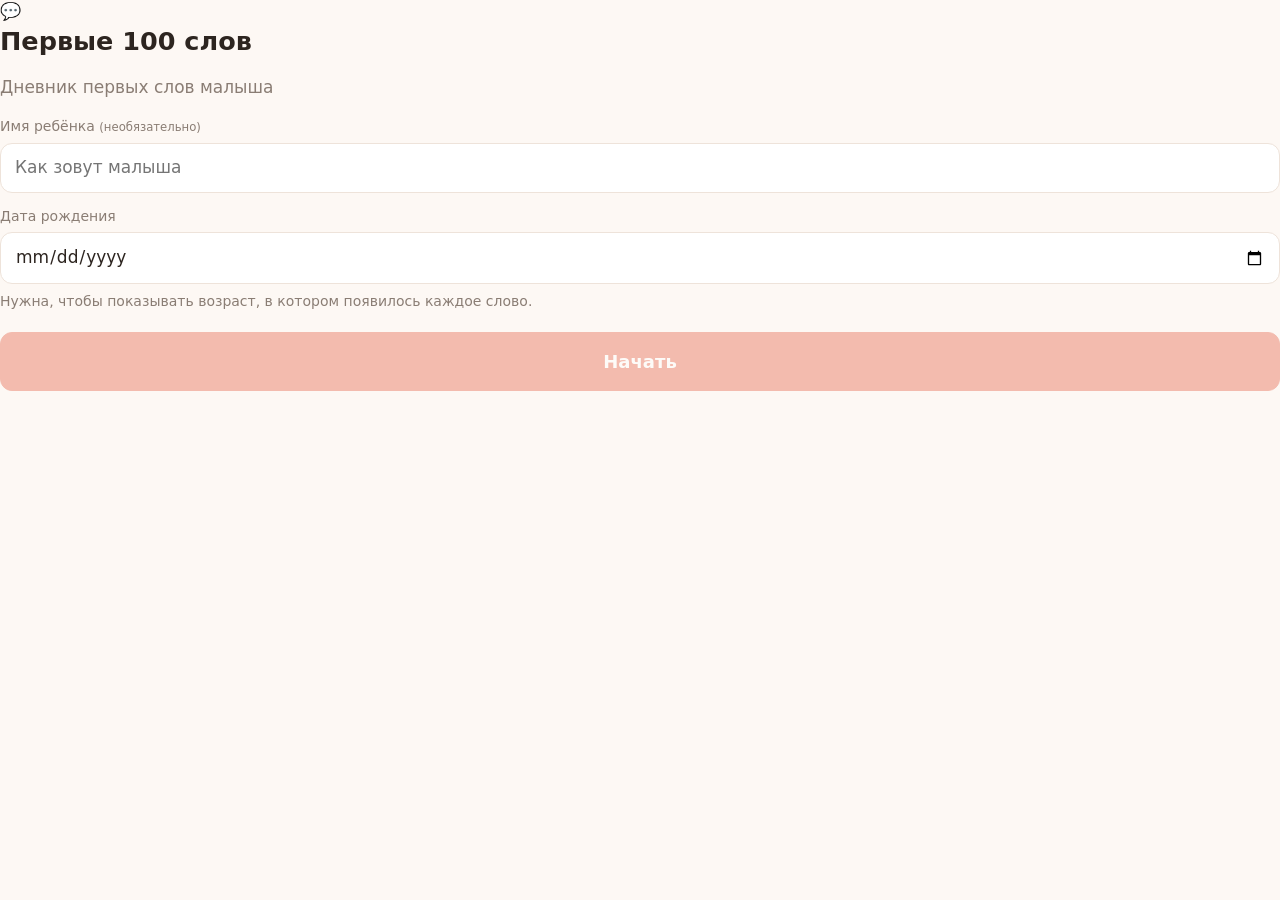
<file: app/index.html>
<!doctype html>
<html lang="ru">
<head>
<meta charset="utf-8">
<meta name="viewport" content="width=device-width, initial-scale=1, viewport-fit=cover">
<meta name="theme-color" content="#e8735a">
<title>Первые 100 слов</title>
<link rel="manifest" href="manifest.webmanifest">
<link rel="icon" href="icon.svg" type="image/svg+xml">
<link rel="apple-touch-icon" href="icon-192.png">
<link rel="stylesheet" href="styles.css">
</head>
<body>

<!-- ===== Первый запуск ===== -->
<section id="view-onboard" class="view" hidden>
  <div class="onboard">
    <div class="onboard-logo">💬</div>
    <h1>Первые 100 слов</h1>
    <p class="muted">Дневник первых слов малыша</p>
    <label class="field">
      <span>Имя ребёнка <small class="muted">(необязательно)</small></span>
      <input id="ob-name" type="text" autocomplete="off" placeholder="Как зовут малыша">
    </label>
    <label class="field">
      <span>Дата рождения</span>
      <input id="ob-birth" type="date">
    </label>
    <p class="hint" id="ob-hint">Нужна, чтобы показывать возраст, в котором появилось каждое слово.</p>
    <button id="ob-save" class="btn primary big" disabled>Начать</button>
  </div>
</section>

<!-- ===== Список слов ===== -->
<section id="view-list" class="view" hidden>
  <header class="top">
    <div class="top-title" id="list-title">Слова</div>
    <div class="counter"><b id="count">0</b><span> / 100</span></div>
    <div class="bar"><div id="bar-fill"></div></div>
    <div class="top-sub muted" id="count-sub"></div>
  </header>
  <div id="backup-banner" class="banner" hidden>
    Давно не было резервной копии. <button class="link" data-go="#/settings">Сделать</button>
  </div>
  <div class="search-wrap"><input id="search" type="search" placeholder="Поиск" autocomplete="off"></div>
  <div id="drafts"></div>
  <ol id="list" class="list"></ol>
  <div id="empty" class="empty" hidden>
    <div class="empty-emoji">👶</div>
    <p>Пока ни одного слова.<br>Нажмите <b>+</b>, когда малыш скажет первое.</p>
  </div>
  <button class="fab" data-go="#/new" aria-label="Новое слово">+</button>
</section>

<!-- ===== Форма слова ===== -->
<section id="view-form" class="view" hidden>
  <header class="bar-head">
    <button class="icon-btn" data-back aria-label="Назад">←</button>
    <h2 id="form-title">Новое слово</h2>
  </header>
  <div class="form">
    <label class="field">
      <span>Как сказал(а)</span>
      <input id="f-pron" type="text" autocomplete="off" autocapitalize="off" autocorrect="off" spellcheck="false" placeholder="например: биби">
    </label>
    <div id="f-tiles" class="tiles" aria-label="Выбор ударения"></div>
    <p id="f-stress-hint" class="hint"></p>

    <label class="field">
      <span>Что значит</span>
      <input id="f-meaning" type="text" autocomplete="off" autocapitalize="off" placeholder="например: машина">
    </label>
    <div id="f-sugg" class="chips"></div>

    <div class="field">
      <span>Когда появилось</span>
      <div class="row">
        <button type="button" class="chip" id="f-today">Сегодня</button>
        <button type="button" class="chip" id="f-yesterday">Вчера</button>
        <input id="f-date" type="date" class="date-input">
      </div>
    </div>

    <div class="field">
      <span>Сам или за взрослым</span>
      <div class="seg">
        <button type="button" id="f-self-yes" class="seg-btn">Сам(а)</button>
        <button type="button" id="f-self-no" class="seg-btn">Повторил(а)</button>
      </div>
    </div>

    <div class="field">
      <span>Как появилось слово? <small class="muted">(необязательно)</small></span>
      <div class="story-wrap">
        <textarea id="f-story" rows="3" placeholder="Если было что-то особенное. Можно надиктовать микрофоном клавиатуры."></textarea>
        <button type="button" id="f-dictate" class="icon-btn mic" aria-label="Надиктовать" hidden>🎤</button>
      </div>
    </div>

    <div class="field">
      <span>Голос <small class="muted">(необязательно, до 1 минуты)</small></span>
      <div id="f-audio" class="audio-box"></div>
    </div>

    <p id="f-why" class="hint warn"></p>
    <button id="f-save" class="btn primary big">Сохранить</button>
    <button id="f-draft" class="btn ghost">Дополнить позже</button>
  </div>
</section>

<!-- ===== Карточка слова ===== -->
<section id="view-card" class="view" hidden>
  <header class="bar-head">
    <button class="icon-btn" data-back aria-label="Назад">←</button>
    <h2>Слово</h2>
  </header>
  <div id="card" class="card"></div>
</section>

<!-- ===== Статистика ===== -->
<section id="view-stats" class="view" hidden>
  <header class="bar-head"><h2>Статистика</h2></header>
  <div id="stats" class="pad"></div>
</section>

<!-- ===== Настройки ===== -->
<section id="view-settings" class="view" hidden>
  <header class="bar-head"><h2>Настройки</h2></header>
  <div class="pad">
    <h3>Ребёнок</h3>
    <label class="field"><span>Имя</span><input id="s-name" type="text" autocomplete="off"></label>
    <label class="field"><span>Дата рождения</span><input id="s-birth" type="date"></label>
    <button id="s-save-child" class="btn">Сохранить</button>

    <h3>Резервная копия</h3>
    <p class="hint" id="s-backup-info"></p>
    <button id="s-backup" class="btn primary">Сохранить копию</button>
    <button id="s-restore" class="btn">Восстановить из копии</button>
    <input id="s-restore-file" type="file" accept=".json,application/json" hidden>

    <h3>Для специалиста</h3>
    <button id="s-csv" class="btn">Таблица (Excel, CSV)</button>
    <button id="s-print" class="btn">Распечатать / PDF</button>

    <p class="hint" id="s-storage"></p>
  </div>
</section>

<!-- ===== Нижнее меню ===== -->
<nav id="nav" class="nav" hidden>
  <a href="#/" data-nav="list">📖<span>Слова</span></a>
  <a href="#/stats" data-nav="stats">📈<span>Статистика</span></a>
  <a href="#/settings" data-nav="settings">⚙️<span>Настройки</span></a>
</nav>

<!-- ===== Диалог ===== -->
<div id="modal" class="modal" hidden>
  <div class="modal-box">
    <div id="modal-text"></div>
    <div id="modal-btns" class="modal-btns"></div>
  </div>
</div>

<!-- ===== Поздравление ===== -->
<div id="celebrate" class="celebrate" hidden>
  <div class="confetti" id="confetti"></div>
  <div class="celebrate-box">
    <div class="celebrate-num" id="cel-num"></div>
    <div class="celebrate-text" id="cel-text"></div>
    <button class="btn primary big" id="cel-ok">Ура!</button>
  </div>
</div>

<div id="toast" class="toast" hidden></div>
<div id="print" class="print-only"></div>

<script src="words.js"></script>
<script src="app.js"></script>
</body>
</html>
</file>
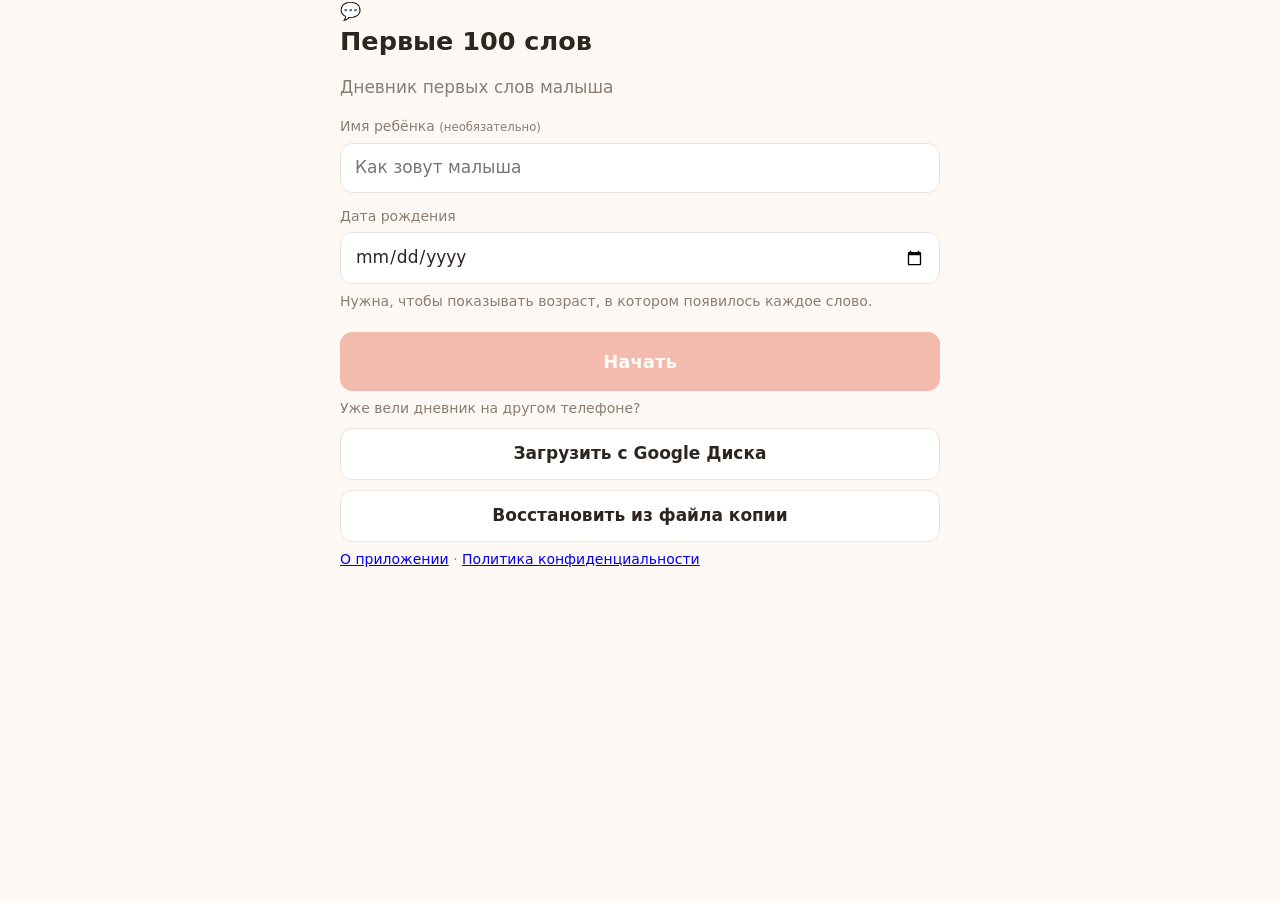
<file: docs/index.html>
<!doctype html>
<html lang="ru">
<head>
<meta charset="utf-8">
<meta name="viewport" content="width=device-width, initial-scale=1, viewport-fit=cover, interactive-widget=resizes-content">
<meta name="theme-color" content="#e8735a">
<title>Первые 100 слов</title>
<link rel="manifest" href="manifest.webmanifest">
<link rel="icon" href="icon.svg" type="image/svg+xml">
<link rel="apple-touch-icon" href="icon-192.png">
<link rel="stylesheet" href="styles.css">
</head>
<body>

<!-- ===== Первый запуск ===== -->
<section id="view-onboard" class="view" hidden>
  <div class="onboard">
    <div class="onboard-logo">💬</div>
    <h1>Первые 100 слов</h1>
    <p class="muted">Дневник первых слов малыша</p>
    <label class="field">
      <span>Имя ребёнка <small class="muted">(необязательно)</small></span>
      <input id="ob-name" type="text" autocomplete="off" placeholder="Как зовут малыша">
    </label>
    <label class="field">
      <span>Дата рождения</span>
      <input id="ob-birth" type="date">
    </label>
    <p class="hint" id="ob-hint">Нужна, чтобы показывать возраст, в котором появилось каждое слово.</p>
    <button id="ob-save" class="btn primary big" disabled>Начать</button>

    <p class="hint">Уже вели дневник на другом телефоне?</p>
    <button id="ob-drive" class="btn" hidden>Загрузить с Google Диска</button>
    <button id="ob-restore" class="btn">Восстановить из файла копии</button>
    <input id="ob-restore-file" type="file" accept=".json,application/json" hidden>
    <p class="hint"><a href="about.html">О приложении</a> · <a href="privacy.html">Политика конфиденциальности</a></p>
  </div>
</section>

<!-- ===== Список слов ===== -->
<section id="view-list" class="view" hidden>
  <header class="top">
    <div class="top-row">
      <div>
        <div class="top-title" id="list-title">Слова</div>
        <div class="top-sub muted" id="count-sub"></div>
      </div>
      <div class="counter"><b id="count">0</b><span> / 100</span></div>
    </div>
    <div class="bar"><div id="bar-fill"></div></div>
  </header>
  <div id="backup-banner" class="banner" hidden>
    Давно не было резервной копии. <button class="link" data-go="#/settings">Сделать</button>
  </div>
  <div class="search-wrap"><input id="search" type="search" placeholder="Поиск" autocomplete="off"></div>
  <div id="drafts"></div>
  <ol id="list" class="list"></ol>
  <div id="empty" class="empty" hidden>
    <div class="empty-emoji">👶</div>
    <p>Пока ни одного слова.<br>Нажмите <b>+</b>, когда малыш скажет первое.</p>
  </div>
  <button class="fab" data-go="#/new" aria-label="Новое слово">+</button>
</section>

<!-- ===== Форма слова ===== -->
<section id="view-form" class="view" hidden>
  <header class="bar-head">
    <button class="icon-btn" data-back aria-label="Назад">←</button>
    <h2 id="form-title">Новое слово</h2>
  </header>
  <div class="form">
    <label class="field">
      <span>Как сказал(а)</span>
      <input id="f-pron" type="text" autocomplete="off" autocapitalize="off" autocorrect="off" spellcheck="false" enterkeyhint="next" placeholder="например: биби">
    </label>
    <div id="f-tiles" class="tiles" aria-label="Выбор ударения"></div>
    <p id="f-stress-hint" class="hint"></p>

    <label class="field">
      <span>Что значит</span>
      <input id="f-meaning" type="text" autocomplete="off" autocapitalize="off" enterkeyhint="done" placeholder="например: машина">
    </label>
    <div id="f-sugg" class="chips"></div>

    <div class="field">
      <span>Когда появилось</span>
      <div class="row">
        <button type="button" class="chip" id="f-today">Сегодня</button>
        <button type="button" class="chip" id="f-yesterday">Вчера</button>
        <input id="f-date" type="date" class="date-input">
      </div>
    </div>

    <div class="field">
      <span>Сам или за взрослым</span>
      <div class="seg">
        <button type="button" id="f-self-yes" class="seg-btn">Сам(а)</button>
        <button type="button" id="f-self-no" class="seg-btn">Повторил(а)</button>
      </div>
    </div>

    <div class="field">
      <span>Как появилось слово? <small class="muted">(необязательно)</small></span>
      <div class="story-wrap">
        <textarea id="f-story" rows="3" placeholder="Если было что-то особенное. Можно надиктовать микрофоном клавиатуры."></textarea>
        <button type="button" id="f-dictate" class="icon-btn mic" aria-label="Надиктовать" hidden>🎤</button>
      </div>
    </div>

    <div class="field">
      <span>Голос <small class="muted">(необязательно, до 1 минуты)</small></span>
      <div id="f-audio" class="audio-box"></div>
    </div>

  </div>
  <div class="form-actions">
    <p id="f-why" class="hint warn"></p>
    <div class="form-actions-row">
      <button id="f-draft" class="btn">Дополнить позже</button>
      <button id="f-save" class="btn primary">Сохранить</button>
    </div>
  </div>
</section>

<!-- ===== Карточка слова ===== -->
<section id="view-card" class="view" hidden>
  <header class="bar-head">
    <button class="icon-btn" data-back aria-label="Назад">←</button>
    <h2>Слово</h2>
  </header>
  <div id="card" class="card"></div>
</section>

<!-- ===== Статистика ===== -->
<section id="view-stats" class="view" hidden>
  <header class="bar-head"><h2>Статистика</h2></header>
  <div id="stats" class="pad"></div>
</section>

<!-- ===== Настройки ===== -->
<section id="view-settings" class="view" hidden>
  <header class="bar-head"><h2>Настройки</h2></header>
  <div class="pad">
    <h3>Ребёнок</h3>
    <label class="field"><span>Имя</span><input id="s-name" type="text" autocomplete="off"></label>
    <label class="field"><span>Дата рождения</span><input id="s-birth" type="date"></label>
    <button id="s-save-child" class="btn">Сохранить</button>

    <h3>Резервная копия</h3>
    <p class="hint" id="s-backup-info"></p>
    <p class="hint" id="s-size"></p>
    <button id="s-backup" class="btn primary">Сохранить копию</button>
    <button id="s-restore" class="btn">Восстановить из копии</button>
    <input id="s-restore-file" type="file" accept=".json,application/json" hidden>

    <div id="s-drive-box" hidden>
      <h3>Google Диск</h3>
      <p class="hint" id="s-drive-info"></p>
      <button id="s-drive-save" class="btn primary">Сохранить на Google Диск</button>
      <button id="s-drive-load" class="btn">Загрузить с Google Диска</button>
      <button id="s-drive-off" class="btn ghost" hidden>Отключить Google Диск</button>
    </div>

    <h3>Для специалиста</h3>
    <button id="s-csv" class="btn">Таблица (Excel, CSV)</button>
    <button id="s-print" class="btn">Распечатать / PDF</button>

    <p class="hint" id="s-storage"></p>

    <h3>О приложении</h3>
    <p class="hint" id="s-version"></p>
    <p class="hint"><a href="about.html">О приложении</a> · <a href="privacy.html">Политика конфиденциальности</a></p>
  </div>
</section>

<!-- ===== Нижнее меню ===== -->
<nav id="nav" class="nav" hidden>
  <a href="#/" data-nav="list">📖<span>Слова</span></a>
  <a href="#/stats" data-nav="stats">📈<span>Статистика</span></a>
  <a href="#/settings" data-nav="settings">⚙️<span>Настройки</span></a>
</nav>

<!-- ===== Диалог ===== -->
<div id="modal" class="modal" hidden>
  <div class="modal-box">
    <div id="modal-text"></div>
    <div id="modal-btns" class="modal-btns"></div>
  </div>
</div>

<!-- ===== Поздравление ===== -->
<div id="celebrate" class="celebrate" hidden>
  <div class="confetti" id="confetti"></div>
  <div class="celebrate-box">
    <div class="celebrate-num" id="cel-num"></div>
    <div class="celebrate-text" id="cel-text"></div>
    <button class="btn primary big" id="cel-ok">Ура!</button>
  </div>
</div>

<div id="toast" class="toast" hidden></div>
<div id="print" class="print-only"></div>

<script src="words.js"></script>
<script src="app.js"></script>
</body>
</html>
</file>
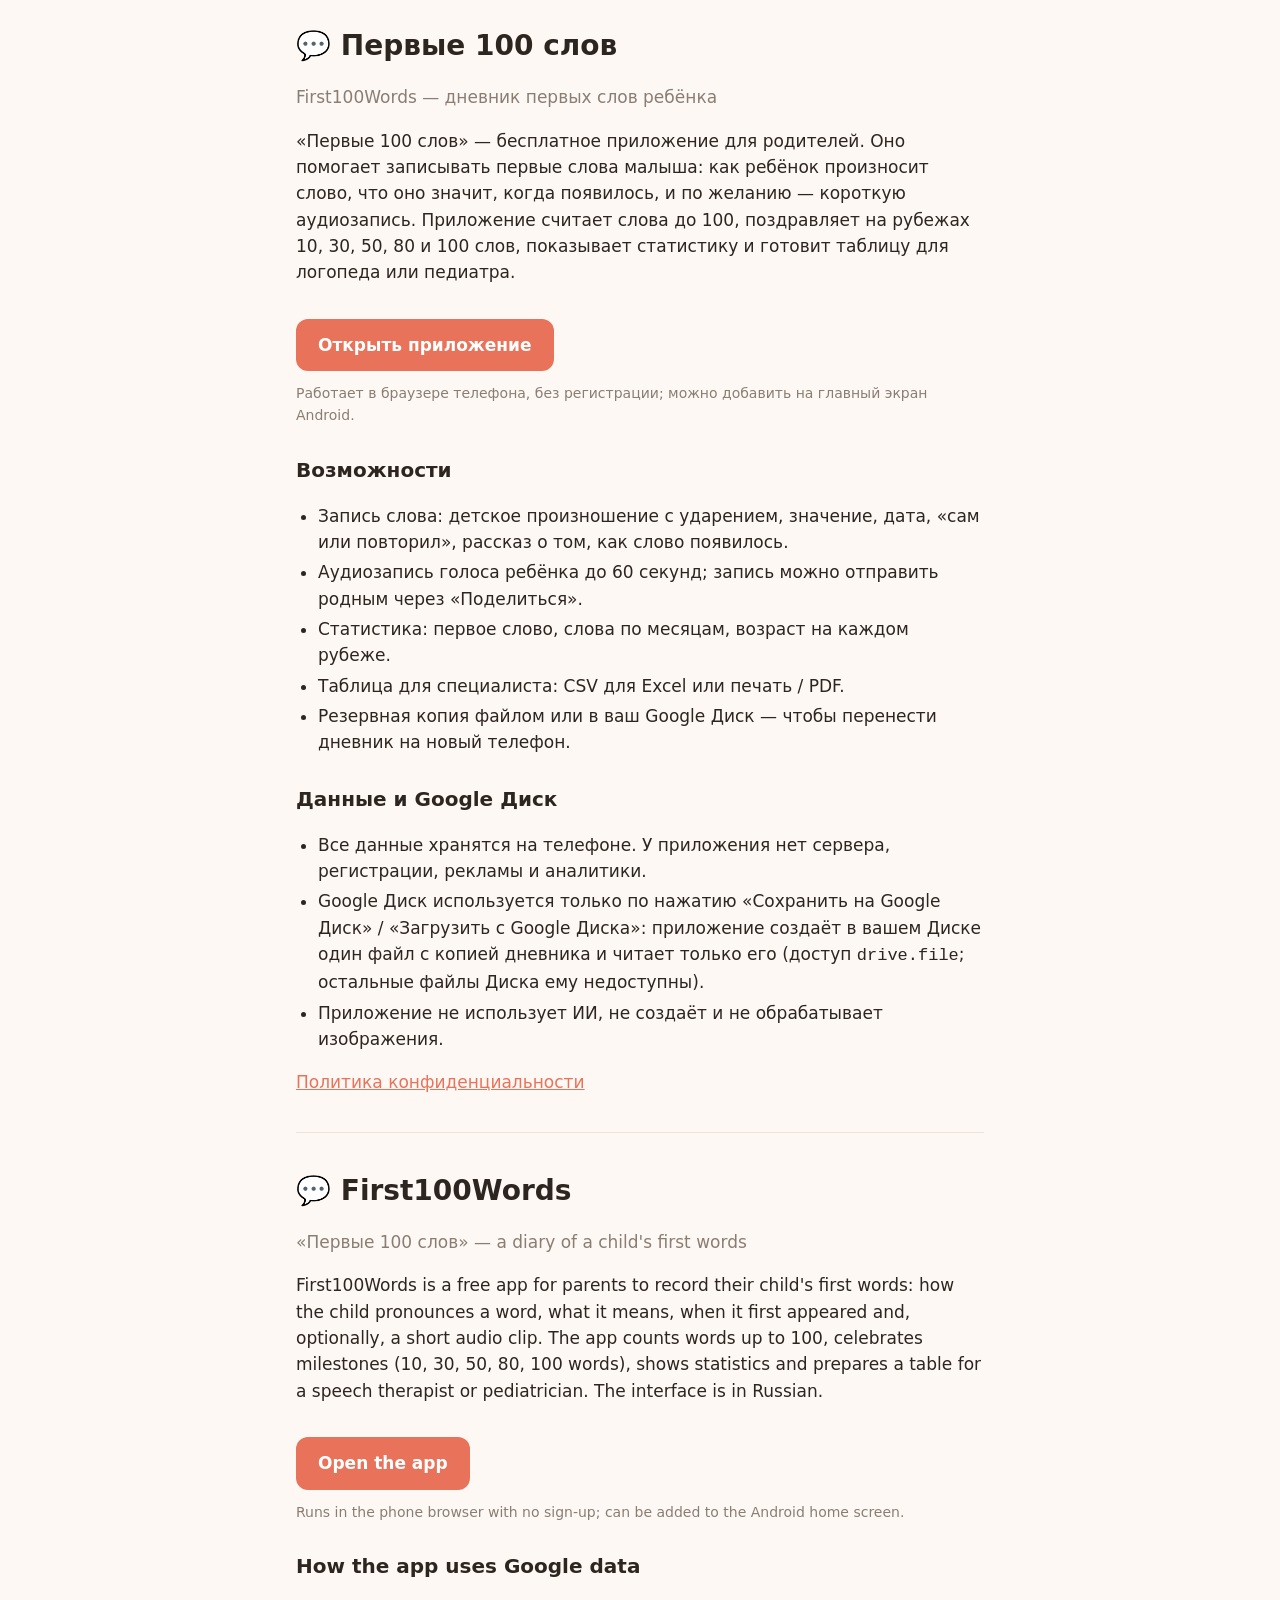
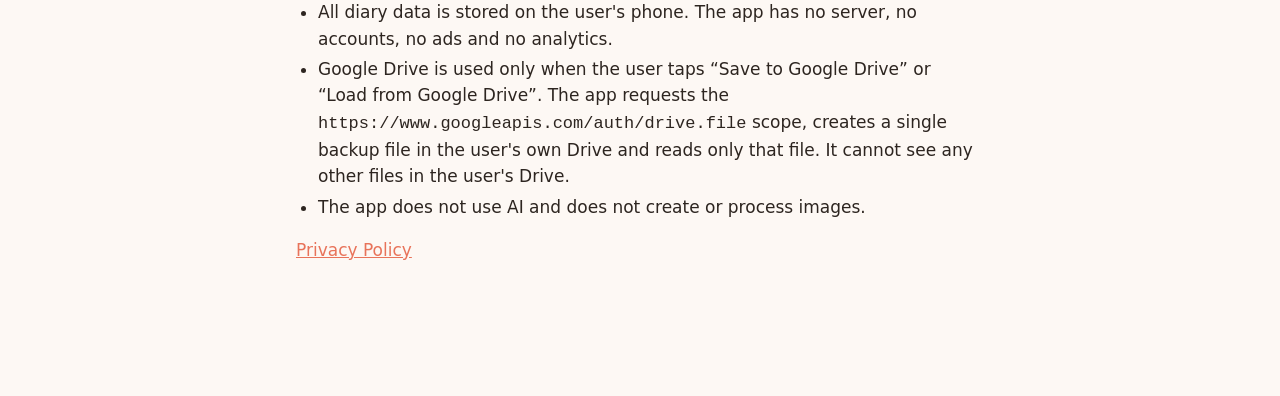
<file: docs/about.html>
<!doctype html>
<html lang="ru">
<head>
<meta charset="utf-8">
<meta name="viewport" content="width=device-width, initial-scale=1">
<meta name="theme-color" content="#e8735a">
<meta name="description" content="Первые 100 слов (First100Words) — бесплатный дневник первых слов ребёнка. Данные хранятся на телефоне; резервная копия — в Google Диске пользователя.">
<title>Первые 100 слов (First100Words) — дневник первых слов ребёнка</title>
<link rel="icon" href="icon.svg" type="image/svg+xml">
<link rel="stylesheet" href="styles.css">
<style>
  .page { max-width: 720px; margin: 0 auto; padding: 24px 16px 48px; line-height: 1.55; }
  .page h1 { font-size: 28px; margin: 0 0 4px; }
  .page h2 { font-size: 20px; margin: 28px 0 8px; }
  .page ul { padding-left: 22px; }
  .page li { margin: 4px 0; }
  .page a { color: var(--accent); }
  .page .cta { display: inline-block; margin: 16px 0 4px; padding: 13px 22px; border-radius: 12px; background: var(--accent); color: #fff; font-weight: 600; text-decoration: none; }
  .page hr { border: 0; border-top: 1px solid var(--line); margin: 36px 0; }
</style>
</head>
<body>
<main class="page">
  <h1>💬 Первые 100 слов</h1>
  <p class="muted">First100Words — дневник первых слов ребёнка</p>

  <p>«Первые 100 слов» — бесплатное приложение для родителей. Оно помогает записывать первые слова малыша:
    как ребёнок произносит слово, что оно значит, когда появилось, и по желанию — короткую аудиозапись.
    Приложение считает слова до 100, поздравляет на рубежах 10, 30, 50, 80 и 100 слов, показывает статистику
    и готовит таблицу для логопеда или педиатра.</p>
  <a class="cta" href="./">Открыть приложение</a>
  <p class="hint">Работает в браузере телефона, без регистрации; можно добавить на главный экран Android.</p>

  <h2>Возможности</h2>
  <ul>
    <li>Запись слова: детское произношение с ударением, значение, дата, «сам или повторил», рассказ о том, как слово появилось.</li>
    <li>Аудиозапись голоса ребёнка до 60 секунд; запись можно отправить родным через «Поделиться».</li>
    <li>Статистика: первое слово, слова по месяцам, возраст на каждом рубеже.</li>
    <li>Таблица для специалиста: CSV для Excel или печать / PDF.</li>
    <li>Резервная копия файлом или в ваш Google Диск — чтобы перенести дневник на новый телефон.</li>
  </ul>

  <h2>Данные и Google Диск</h2>
  <ul>
    <li>Все данные хранятся на телефоне. У приложения нет сервера, регистрации, рекламы и аналитики.</li>
    <li>Google Диск используется только по нажатию «Сохранить на Google Диск» / «Загрузить с Google Диска»:
      приложение создаёт в вашем Диске один файл с копией дневника и читает только его
      (доступ <code>drive.file</code>; остальные файлы Диска ему недоступны).</li>
    <li>Приложение не использует ИИ, не создаёт и не обрабатывает изображения.</li>
  </ul>
  <p><a href="privacy.html">Политика конфиденциальности</a></p>

  <hr>

  <section lang="en">
    <h1>💬 First100Words</h1>
    <p class="muted">«Первые 100 слов» — a diary of a child's first words</p>
    <p>First100Words is a free app for parents to record their child's first words: how the child pronounces a word,
      what it means, when it first appeared and, optionally, a short audio clip. The app counts words up to 100,
      celebrates milestones (10, 30, 50, 80, 100 words), shows statistics and prepares a table for a speech therapist
      or pediatrician. The interface is in Russian.</p>
    <a class="cta" href="./">Open the app</a>
    <p class="hint">Runs in the phone browser with no sign-up; can be added to the Android home screen.</p>

    <h2>How the app uses Google data</h2>
    <ul>
      <li>All diary data is stored on the user's phone. The app has no server, no accounts, no ads and no analytics.</li>
      <li>Google Drive is used only when the user taps “Save to Google Drive” or “Load from Google Drive”.
        The app requests the <code>https://www.googleapis.com/auth/drive.file</code> scope, creates a single backup file
        in the user's own Drive and reads only that file. It cannot see any other files in the user's Drive.</li>
      <li>The app does not use AI and does not create or process images.</li>
    </ul>
    <p><a href="privacy.html#en">Privacy Policy</a></p>
  </section>
</main>
</body>
</html>
</file>
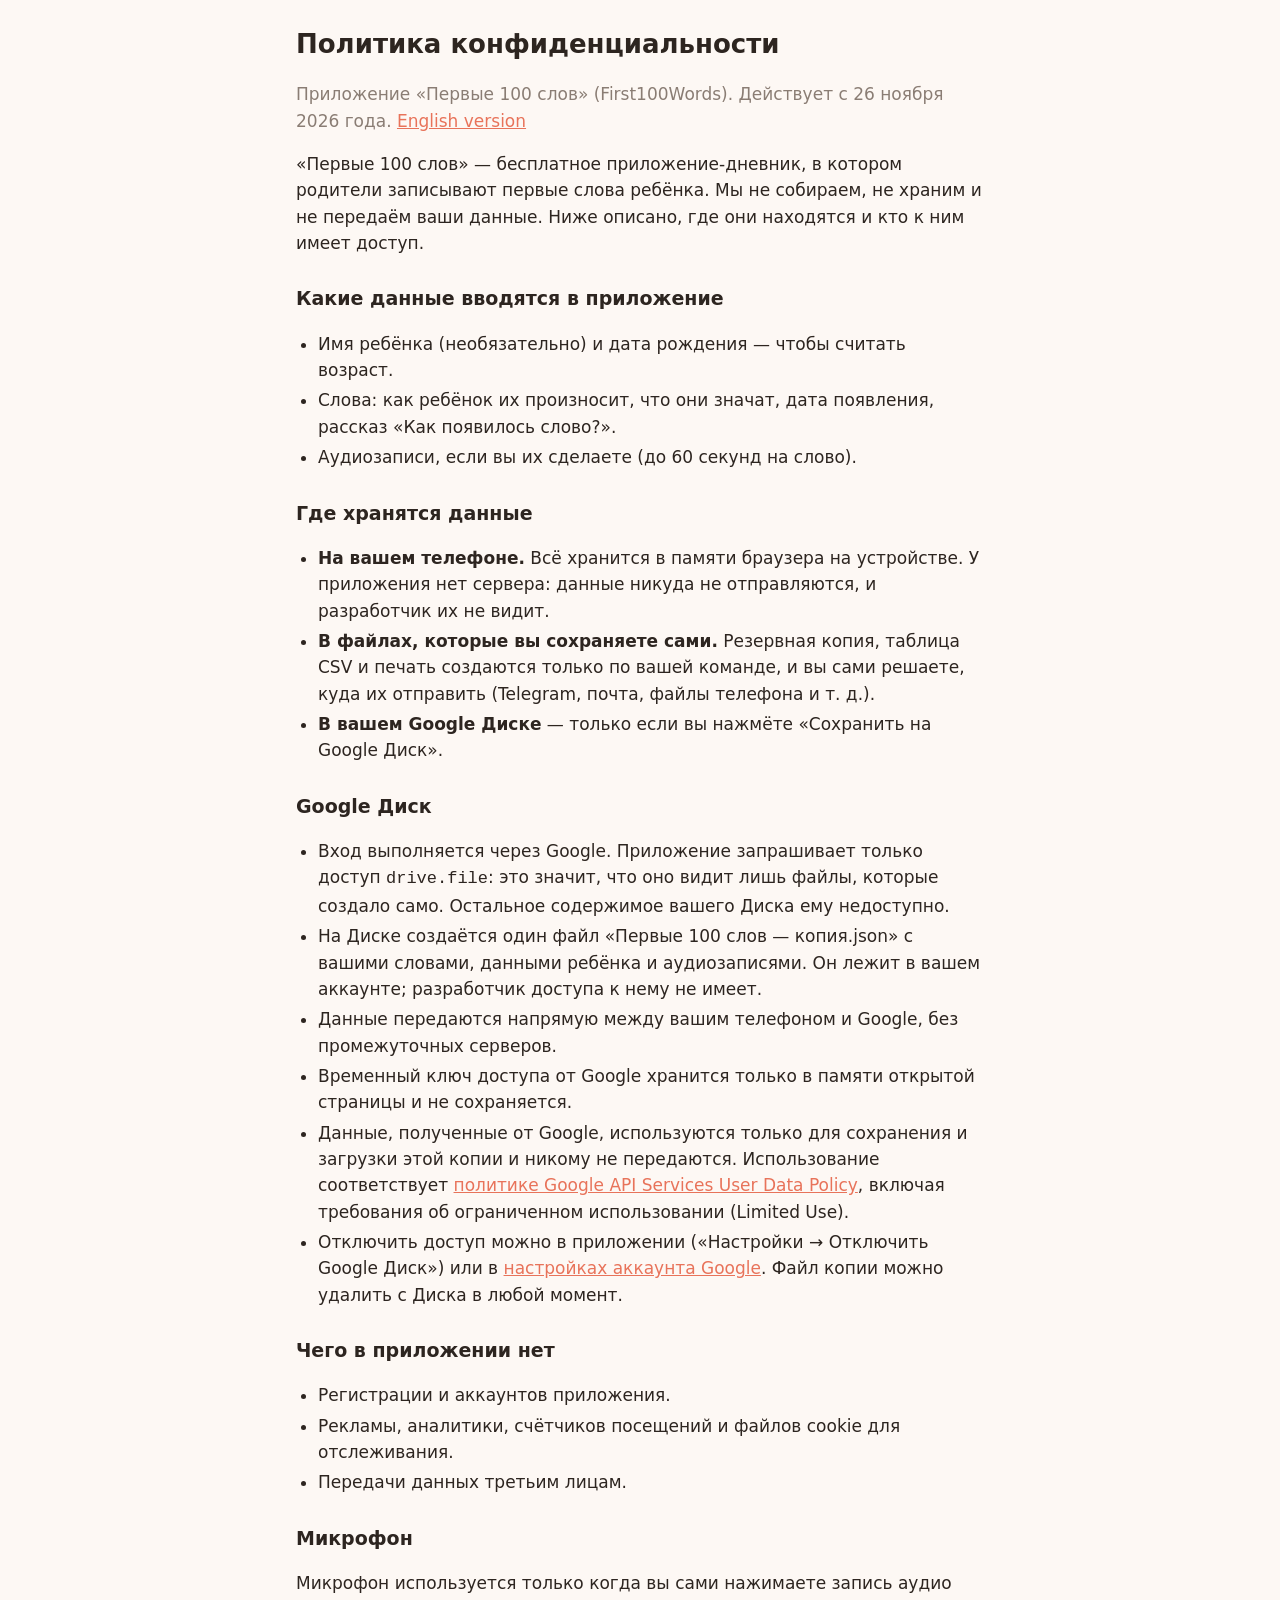
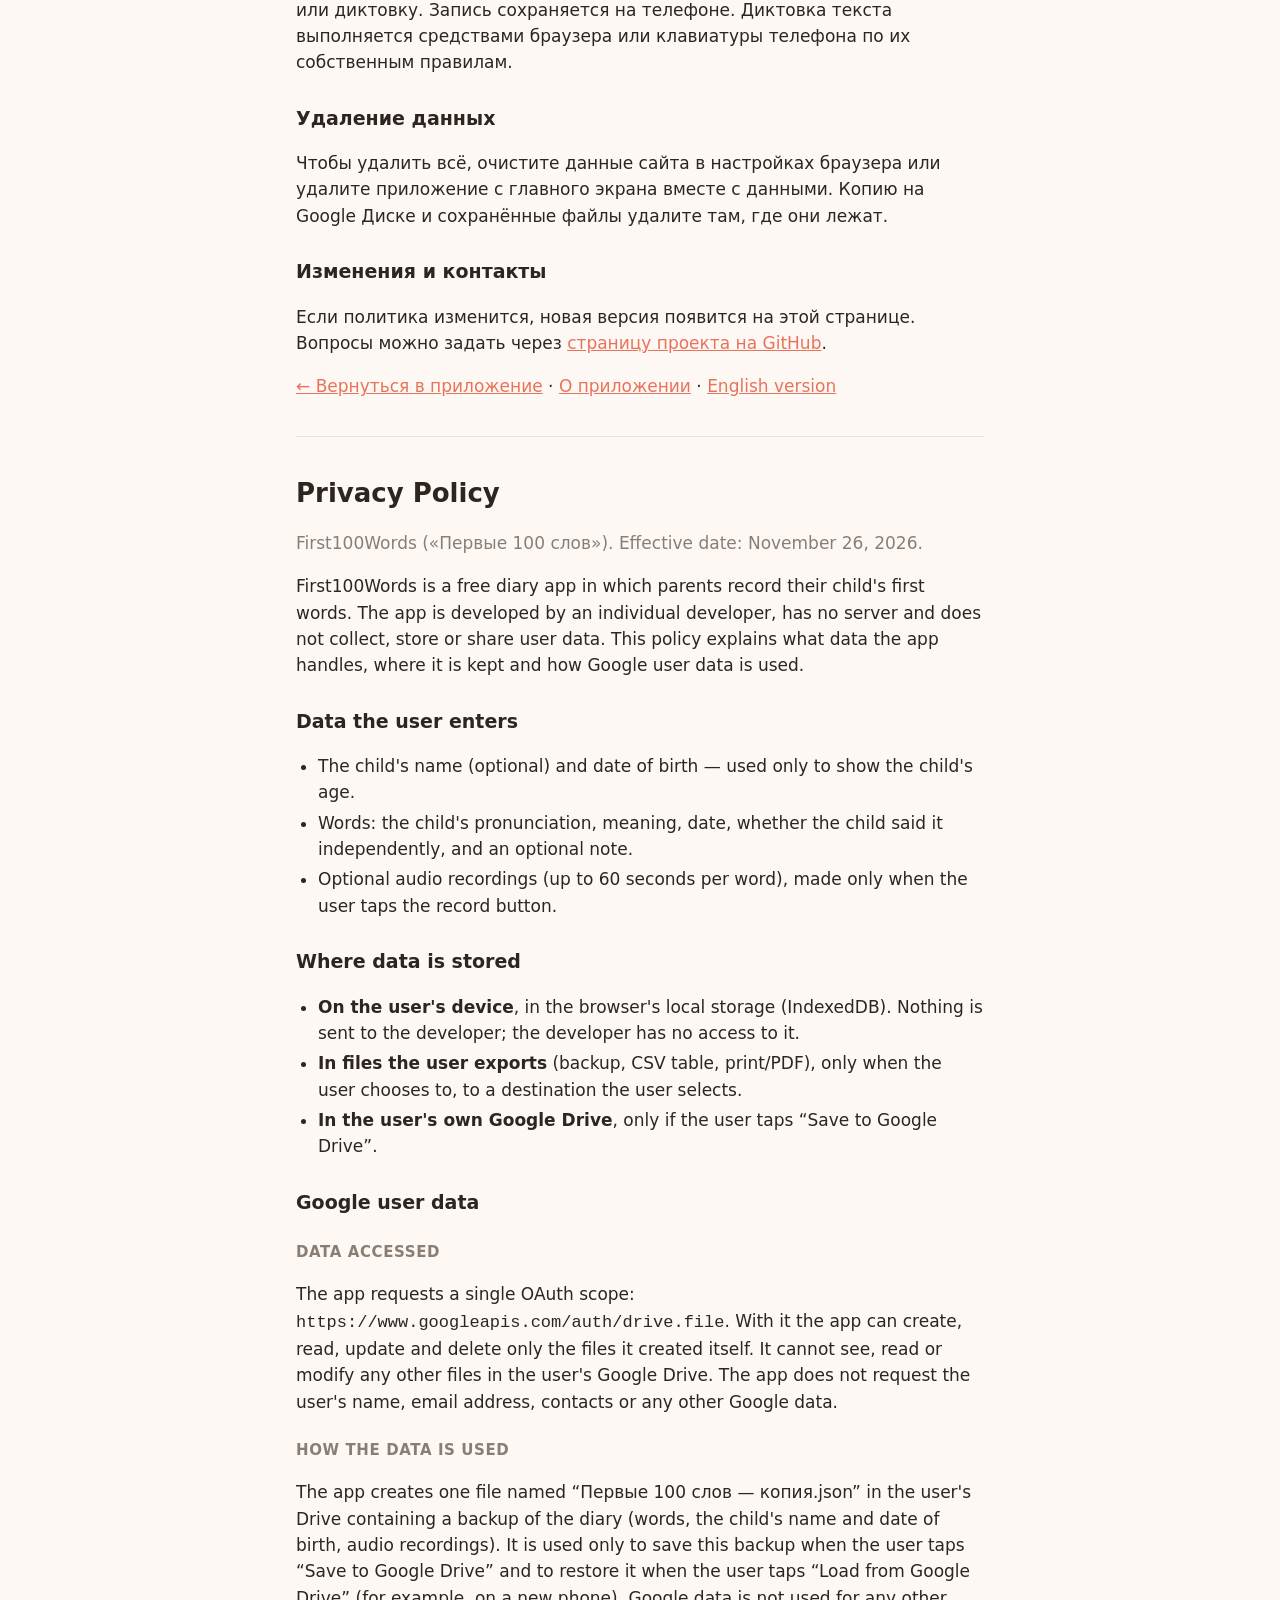
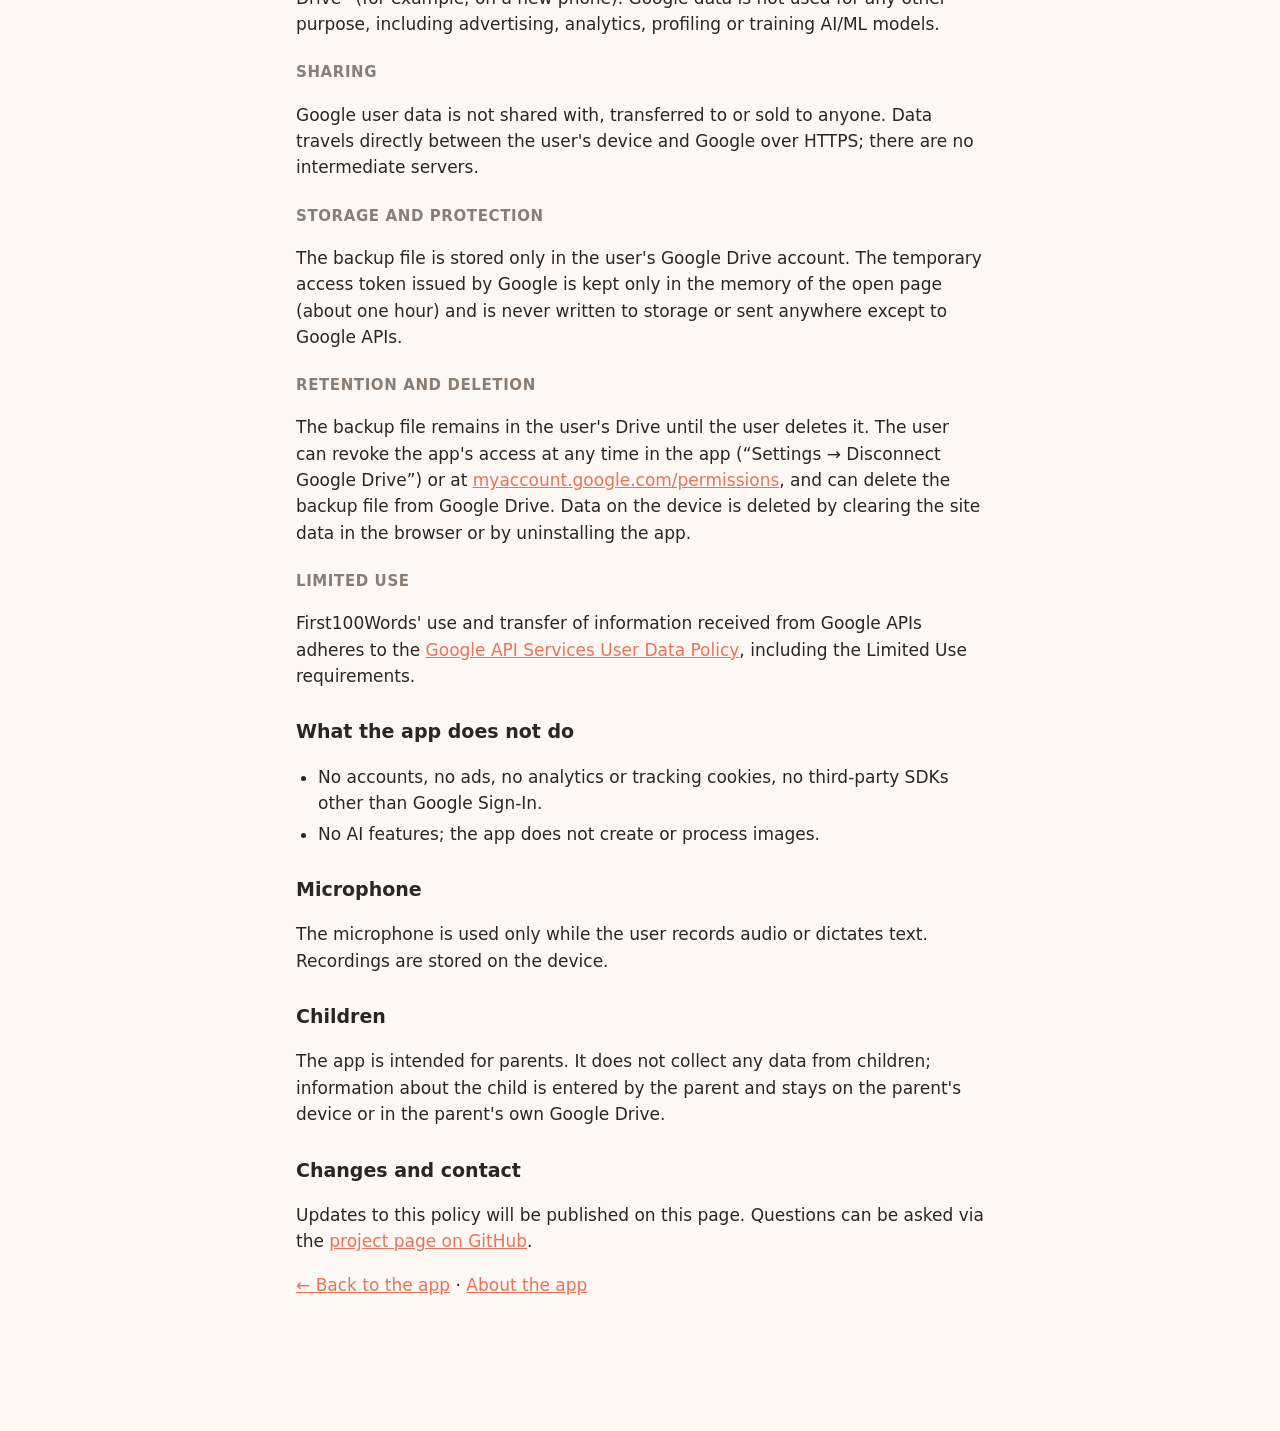
<file: docs/privacy.html>
<!doctype html>
<html lang="ru">
<head>
<meta charset="utf-8">
<meta name="viewport" content="width=device-width, initial-scale=1">
<meta name="theme-color" content="#e8735a">
<title>Политика конфиденциальности — Первые 100 слов</title>
<link rel="icon" href="icon.svg" type="image/svg+xml">
<link rel="stylesheet" href="styles.css">
<style>
  .policy { max-width: 720px; margin: 0 auto; padding: 24px 16px 48px; line-height: 1.55; }
  .policy h1 { font-size: 26px; margin: 0 0 4px; }
  .policy h2 { font-size: 19px; margin: 28px 0 8px; }
  .policy ul { padding-left: 22px; }
  .policy li { margin: 4px 0; }
  .policy a { color: var(--accent); }
</style>
</head>
<body>
<main class="policy">
  <h1>Политика конфиденциальности</h1>
  <p class="muted">Приложение «Первые 100 слов» (First100Words). Действует с 26 ноября 2026 года. <a href="#en">English version</a></p>

  <p>«Первые 100 слов» — бесплатное приложение-дневник, в котором родители записывают первые слова ребёнка.
    Мы не собираем, не храним и не передаём ваши данные. Ниже описано, где они находятся и кто к ним имеет доступ.</p>

  <h2>Какие данные вводятся в приложение</h2>
  <ul>
    <li>Имя ребёнка (необязательно) и дата рождения — чтобы считать возраст.</li>
    <li>Слова: как ребёнок их произносит, что они значат, дата появления, рассказ «Как появилось слово?».</li>
    <li>Аудиозаписи, если вы их сделаете (до 60 секунд на слово).</li>
  </ul>

  <h2>Где хранятся данные</h2>
  <ul>
    <li><b>На вашем телефоне.</b> Всё хранится в памяти браузера на устройстве. У приложения нет сервера:
      данные никуда не отправляются, и разработчик их не видит.</li>
    <li><b>В файлах, которые вы сохраняете сами.</b> Резервная копия, таблица CSV и печать создаются только по вашей команде,
      и вы сами решаете, куда их отправить (Telegram, почта, файлы телефона и т. д.).</li>
    <li><b>В вашем Google Диске</b> — только если вы нажмёте «Сохранить на Google Диск».</li>
  </ul>

  <h2>Google Диск</h2>
  <ul>
    <li>Вход выполняется через Google. Приложение запрашивает только доступ <code>drive.file</code>:
      это значит, что оно видит лишь файлы, которые создало само. Остальное содержимое вашего Диска ему недоступно.</li>
    <li>На Диске создаётся один файл «Первые 100 слов — копия.json» с вашими словами, данными ребёнка и аудиозаписями.
      Он лежит в вашем аккаунте; разработчик доступа к нему не имеет.</li>
    <li>Данные передаются напрямую между вашим телефоном и Google, без промежуточных серверов.</li>
    <li>Временный ключ доступа от Google хранится только в памяти открытой страницы и не сохраняется.</li>
    <li>Данные, полученные от Google, используются только для сохранения и загрузки этой копии и никому не передаются.
      Использование соответствует <a href="https://developers.google.com/terms/api-services-user-data-policy" target="_blank" rel="noopener">политике Google API Services User Data Policy</a>, включая требования об ограниченном использовании (Limited Use).</li>
    <li>Отключить доступ можно в приложении («Настройки → Отключить Google Диск») или в
      <a href="https://myaccount.google.com/permissions" target="_blank" rel="noopener">настройках аккаунта Google</a>.
      Файл копии можно удалить с Диска в любой момент.</li>
  </ul>

  <h2>Чего в приложении нет</h2>
  <ul>
    <li>Регистрации и аккаунтов приложения.</li>
    <li>Рекламы, аналитики, счётчиков посещений и файлов cookie для отслеживания.</li>
    <li>Передачи данных третьим лицам.</li>
  </ul>

  <h2>Микрофон</h2>
  <p>Микрофон используется только когда вы сами нажимаете запись аудио или диктовку. Запись сохраняется на телефоне.
    Диктовка текста выполняется средствами браузера или клавиатуры телефона по их собственным правилам.</p>

  <h2>Удаление данных</h2>
  <p>Чтобы удалить всё, очистите данные сайта в настройках браузера или удалите приложение с главного экрана вместе с данными.
    Копию на Google Диске и сохранённые файлы удалите там, где они лежат.</p>

  <h2>Изменения и контакты</h2>
  <p>Если политика изменится, новая версия появится на этой странице. Вопросы можно задать через
    <a href="https://github.com/dimarsoft/first-100-words/issues" target="_blank" rel="noopener">страницу проекта на GitHub</a>.</p>

  <p><a href="./">← Вернуться в приложение</a> · <a href="about.html">О приложении</a> · <a href="#en">English version</a></p>

  <hr style="border:0;border-top:1px solid var(--line);margin:36px 0">

  <section id="en" lang="en">
    <h1>Privacy Policy</h1>
    <p class="muted">First100Words («Первые 100 слов»). Effective date: November 26, 2026.</p>

    <p>First100Words is a free diary app in which parents record their child's first words. The app is developed
      by an individual developer, has no server and does not collect, store or share user data. This policy explains
      what data the app handles, where it is kept and how Google user data is used.</p>

    <h2>Data the user enters</h2>
    <ul>
      <li>The child's name (optional) and date of birth — used only to show the child's age.</li>
      <li>Words: the child's pronunciation, meaning, date, whether the child said it independently, and an optional note.</li>
      <li>Optional audio recordings (up to 60 seconds per word), made only when the user taps the record button.</li>
    </ul>

    <h2>Where data is stored</h2>
    <ul>
      <li><b>On the user's device</b>, in the browser's local storage (IndexedDB). Nothing is sent to the developer;
        the developer has no access to it.</li>
      <li><b>In files the user exports</b> (backup, CSV table, print/PDF), only when the user chooses to, to a destination the user selects.</li>
      <li><b>In the user's own Google Drive</b>, only if the user taps “Save to Google Drive”.</li>
    </ul>

    <h2>Google user data</h2>
    <h3>Data accessed</h3>
    <p>The app requests a single OAuth scope: <code>https://www.googleapis.com/auth/drive.file</code>. With it the app can
      create, read, update and delete only the files it created itself. It cannot see, read or modify any other files
      in the user's Google Drive. The app does not request the user's name, email address, contacts or any other Google data.</p>
    <h3>How the data is used</h3>
    <p>The app creates one file named “Первые 100 слов — копия.json” in the user's Drive containing a backup of the diary
      (words, the child's name and date of birth, audio recordings). It is used only to save this backup when the user taps
      “Save to Google Drive” and to restore it when the user taps “Load from Google Drive” (for example, on a new phone).
      Google data is not used for any other purpose, including advertising, analytics, profiling or training AI/ML models.</p>
    <h3>Sharing</h3>
    <p>Google user data is not shared with, transferred to or sold to anyone. Data travels directly between the user's
      device and Google over HTTPS; there are no intermediate servers.</p>
    <h3>Storage and protection</h3>
    <p>The backup file is stored only in the user's Google Drive account. The temporary access token issued by Google is kept
      only in the memory of the open page (about one hour) and is never written to storage or sent anywhere except to Google APIs.</p>
    <h3>Retention and deletion</h3>
    <p>The backup file remains in the user's Drive until the user deletes it. The user can revoke the app's access at any time
      in the app (“Settings → Disconnect Google Drive”) or at
      <a href="https://myaccount.google.com/permissions" target="_blank" rel="noopener">myaccount.google.com/permissions</a>,
      and can delete the backup file from Google Drive. Data on the device is deleted by clearing the site data in the browser
      or by uninstalling the app.</p>
    <h3>Limited Use</h3>
    <p>First100Words' use and transfer of information received from Google APIs adheres to the
      <a href="https://developers.google.com/terms/api-services-user-data-policy" target="_blank" rel="noopener">Google API Services User Data Policy</a>,
      including the Limited Use requirements.</p>

    <h2>What the app does not do</h2>
    <ul>
      <li>No accounts, no ads, no analytics or tracking cookies, no third-party SDKs other than Google Sign-In.</li>
      <li>No AI features; the app does not create or process images.</li>
    </ul>

    <h2>Microphone</h2>
    <p>The microphone is used only while the user records audio or dictates text. Recordings are stored on the device.</p>

    <h2>Children</h2>
    <p>The app is intended for parents. It does not collect any data from children; information about the child is entered
      by the parent and stays on the parent's device or in the parent's own Google Drive.</p>

    <h2>Changes and contact</h2>
    <p>Updates to this policy will be published on this page. Questions can be asked via the
      <a href="https://github.com/dimarsoft/first-100-words/issues" target="_blank" rel="noopener">project page on GitHub</a>.</p>
    <p><a href="./">← Back to the app</a> · <a href="about.html">About the app</a></p>
  </section>
</main>
</body>
</html>
</file>
<file: app/styles.css>
:root {
  --bg: #fdf8f4;
  --surface: #ffffff;
  --text: #2d2520;
  --muted: #8a7d74;
  --line: #eee3da;
  --accent: #e8735a;
  --accent-soft: #fde7e0;
  --vowel: #fff1d6;
  --vowel-line: #f0c56a;
  --ok: #4a9d6e;
  --warn: #c0563c;
  --shadow: 0 2px 10px rgba(80, 50, 30, .08);
  --radius: 14px;
}
@media (prefers-color-scheme: dark) {
  :root {
    --bg: #1c1816;
    --surface: #28221f;
    --text: #f3ebe5;
    --muted: #a8998f;
    --line: #3a322d;
    --accent: #f08a72;
    --accent-soft: #4a2c24;
    --vowel: #4a3c22;
    --vowel-line: #b8913f;
    --shadow: none;
  }
}

* { box-sizing: border-box; -webkit-tap-highlight-color: transparent; }
html, body { margin: 0; }
body {
  background: var(--bg);
  color: var(--text);
  font: 17px/1.4 system-ui, -apple-system, "Segoe UI", Roboto, sans-serif;
  padding-bottom: calc(72px + env(safe-area-inset-bottom));
}
[hidden] { display: none !important; }
h1, h2, h3 { margin: 0; }
h3 { font-size: 15px; text-transform: uppercase; letter-spacing: .04em; color: var(--muted); margin: 24px 0 8px; }
.muted { color: var(--muted); }
.pad { padding: 8px 16px 24px; }
input, textarea, button { font: inherit; color: inherit; }

/* ---------- поля ---------- */
.field { display: block; margin: 14px 0 0; }
.field > span { display: block; font-size: 14px; color: var(--muted); margin-bottom: 6px; }
input[type=text], input[type=date], input[type=search], textarea {
  width: 100%;
  background: var(--surface);
  border: 1.5px solid var(--line);
  border-radius: 12px;
  padding: 12px 14px;
  outline: none;
}
input:focus, textarea:focus { border-color: var(--accent); }
#f-pron { font-size: 24px; letter-spacing: .03em; }
textarea { resize: vertical; min-height: 84px; }
.hint { font-size: 14px; color: var(--muted); margin: 8px 0 0; min-height: 1em; }
.hint.warn { color: var(--warn); }
.row { display: flex; gap: 8px; align-items: center; flex-wrap: wrap; }
.date-input { flex: 1; min-width: 150px; width: auto !important; }

/* ---------- кнопки ---------- */
.btn {
  display: block; width: 100%;
  margin-top: 10px;
  padding: 13px 16px;
  border-radius: 12px;
  border: 1.5px solid var(--line);
  background: var(--surface);
  font-weight: 600;
  cursor: pointer;
}
.btn.primary { background: var(--accent); border-color: var(--accent); color: #fff; }
.btn.ghost { background: transparent; border-color: transparent; color: var(--muted); }
.btn.big { padding: 16px; font-size: 18px; margin-top: 20px; }
.btn.danger { color: var(--warn); }
.btn:disabled { opacity: .45; }
.link { background: none; border: 0; color: var(--accent); font-weight: 600; padding: 0; cursor: pointer; text-decoration: underline; }
.icon-btn { background: none; border: 0; font-size: 24px; padding: 6px 10px; cursor: pointer; line-height: 1; }
.chip {
  border: 1.5px solid var(--line); background: var(--surface);
  border-radius: 999px; padding: 8px 14px; cursor: pointer; font-size: 15px;
}
.chip.on { background: var(--accent-soft); border-color: var(--accent); color: var(--accent); font-weight: 600; }
.chips { display: flex; flex-wrap: wrap; gap: 8px; margin-top: 8px; }
.seg { display: flex; border: 1.5px solid var(--line); border-radius: 12px; overflow: hidden; }
.seg-btn { flex: 1; padding: 12px; background: var(--surface); border: 0; cursor: pointer; }
.seg-btn + .seg-btn { border-left: 1.5px solid var(--line); }
.seg-btn.on { background: var(--accent-soft); color: var(--accent); font-weight: 700; }

/* ---------- плитки ударения ---------- */
.tiles { display: flex; flex-wrap: wrap; gap: 6px; margin-top: 12px; min-height: 0; }
.tile {
  min-width: 44px; height: 54px; padding: 0 6px;
  display: inline-flex; align-items: center; justify-content: center;
  font-size: 26px; border-radius: 10px;
  color: var(--muted);
}
button.tile {
  background: var(--vowel); border: 2px dashed var(--vowel-line);
  color: var(--text); cursor: pointer; font-weight: 600;
}
button.tile.on {
  background: var(--accent); border: 2px solid var(--accent); color: #fff; font-weight: 800;
  transform: scale(1.08);
}

/* ---------- верх списка ---------- */
.top { padding: 18px 16px 10px; text-align: center; }
.top-title { font-size: 15px; color: var(--muted); }
.counter { font-size: 18px; color: var(--muted); }
.counter b { font-size: 46px; color: var(--accent); line-height: 1.1; }
.bar { height: 10px; background: var(--line); border-radius: 99px; overflow: hidden; margin: 8px 4px 6px; }
#bar-fill { height: 100%; background: var(--accent); border-radius: 99px; width: 0; transition: width .5s; }
.top-sub { font-size: 14px; }
.banner { margin: 6px 16px; padding: 10px 14px; border-radius: 12px; background: var(--accent-soft); font-size: 15px; }
.search-wrap { padding: 8px 16px; }

/* ---------- список ---------- */
.list { list-style: none; margin: 0; padding: 0 16px 90px; }
.item {
  display: flex; align-items: center; gap: 10px;
  background: var(--surface); border-radius: var(--radius); box-shadow: var(--shadow);
  padding: 12px 14px; margin-bottom: 8px; cursor: pointer;
}
.item-num { color: var(--muted); font-size: 14px; min-width: 24px; }
.item-main { flex: 1; min-width: 0; }
.item-pron { font-size: 21px; font-weight: 700; letter-spacing: .02em; }
.item-meaning { color: var(--muted); font-size: 15px; white-space: nowrap; overflow: hidden; text-overflow: ellipsis; }
.item-side { text-align: right; font-size: 14px; color: var(--muted); white-space: nowrap; }
.item-icons { font-size: 13px; }
.badge { display: inline-block; font-size: 12px; padding: 1px 7px; border-radius: 99px; background: var(--line); color: var(--muted); }
.badge.first { background: var(--accent-soft); color: var(--accent); }
.item.draft { border: 1.5px dashed var(--warn); box-shadow: none; }
.drafts-title { margin: 8px 16px 6px; font-size: 14px; color: var(--warn); font-weight: 600; }
#drafts .list { padding-bottom: 8px; }
.empty { text-align: center; color: var(--muted); padding: 40px 24px; }
.empty-emoji { font-size: 56px; }

.fab {
  position: fixed; right: 18px; bottom: calc(84px + env(safe-area-inset-bottom));
  width: 64px; height: 64px; border-radius: 50%;
  background: var(--accent); color: #fff; border: 0; font-size: 36px; line-height: 1;
  box-shadow: 0 6px 18px rgba(232, 115, 90, .45); cursor: pointer;
}

/* ---------- шапка экранов ---------- */
.bar-head { display: flex; align-items: center; gap: 6px; padding: 12px 10px 4px; min-height: 52px; }
.bar-head h2 { font-size: 20px; padding-left: 6px; }
.form { padding: 0 16px 32px; }
.story-wrap { position: relative; }
.story-wrap .mic { position: absolute; right: 4px; bottom: 8px; }
.story-wrap .mic.on { animation: pulse 1s infinite; }
@keyframes pulse { 50% { opacity: .35; } }

/* ---------- аудио ---------- */
.audio-box { background: var(--surface); border: 1.5px solid var(--line); border-radius: 12px; padding: 10px; }
.audio-box audio { width: 100%; }
.audio-box .row .btn { margin-top: 6px; flex: 1; }
.rec { display: flex; align-items: center; gap: 12px; }
.rec-dot { width: 14px; height: 14px; border-radius: 50%; background: #e33; animation: pulse 1s infinite; }
.rec-time { font-variant-numeric: tabular-nums; font-size: 20px; flex: 1; }
.rec .btn { width: auto; margin: 0; }

/* ---------- карточка ---------- */
.card { padding: 4px 16px 32px; }
.card-pron { font-size: 44px; font-weight: 800; text-align: center; letter-spacing: .03em; margin-top: 8px; }
.card-meaning { text-align: center; font-size: 20px; color: var(--muted); margin-bottom: 18px; }
.kv { background: var(--surface); border-radius: var(--radius); box-shadow: var(--shadow); padding: 4px 14px; }
.kv > div { display: flex; justify-content: space-between; gap: 12px; padding: 11px 0; border-bottom: 1px solid var(--line); }
.kv > div:last-child { border-bottom: 0; }
.kv dt, .kv .k { color: var(--muted); }
.story { background: var(--surface); border-radius: var(--radius); box-shadow: var(--shadow); padding: 14px; margin-top: 12px; white-space: pre-wrap; }
.history li { margin: 4px 0; }

/* ---------- статистика ---------- */
.stat-grid { display: grid; grid-template-columns: 1fr 1fr; gap: 10px; }
.stat { background: var(--surface); border-radius: var(--radius); box-shadow: var(--shadow); padding: 14px; }
.stat b { display: block; font-size: 28px; color: var(--accent); }
.stat span { font-size: 14px; color: var(--muted); }
.ms { list-style: none; padding: 0; margin: 0; }
.ms li { display: flex; justify-content: space-between; gap: 8px; padding: 10px 0; border-bottom: 1px solid var(--line); }
.ms li.no { color: var(--muted); }
.month { display: grid; grid-template-columns: 92px 1fr 28px; align-items: center; gap: 8px; margin: 6px 0; font-size: 14px; }
.month-bar { height: 14px; background: var(--accent); border-radius: 4px; min-width: 2px; }

/* ---------- нижнее меню ---------- */
.nav {
  position: fixed; left: 0; right: 0; bottom: 0;
  display: flex; background: var(--surface); border-top: 1px solid var(--line);
  padding-bottom: env(safe-area-inset-bottom);
}
.nav a { flex: 1; text-align: center; padding: 8px 0 10px; text-decoration: none; color: var(--muted); font-size: 20px; }
.nav a span { display: block; font-size: 12px; }
.nav a.on { color: var(--accent); }

/* ---------- диалог, тост, праздник ---------- */
.modal { position: fixed; inset: 0; background: rgba(0,0,0,.45); display: flex; align-items: flex-end; justify-content: center; z-index: 20; }
.modal-box { background: var(--surface); width: 100%; max-width: 520px; border-radius: 18px 18px 0 0; padding: 20px 16px calc(16px + env(safe-area-inset-bottom)); }
#modal-text { font-size: 17px; }
.toast {
  position: fixed; left: 50%; bottom: calc(96px + env(safe-area-inset-bottom)); transform: translateX(-50%);
  background: var(--text); color: var(--bg); padding: 10px 18px; border-radius: 99px; z-index: 30; font-size: 15px;
  max-width: calc(100% - 32px); text-align: center;
}
.celebrate { position: fixed; inset: 0; background: rgba(0,0,0,.55); z-index: 40; display: flex; align-items: center; justify-content: center; padding: 16px; overflow: hidden; }
.celebrate-box { position: relative; background: var(--surface); border-radius: 22px; padding: 28px 22px 20px; text-align: center; width: 100%; max-width: 360px; animation: pop .45s ease-out; }
.celebrate-num { font-size: 72px; font-weight: 900; color: var(--accent); line-height: 1; }
.celebrate-text { font-size: 20px; margin-top: 10px; }
@keyframes pop { from { transform: scale(.6); opacity: 0; } to { transform: scale(1); opacity: 1; } }
.confetti i { position: absolute; top: -20px; width: 10px; height: 16px; border-radius: 2px; animation: fall linear forwards; }
@keyframes fall { to { transform: translateY(110vh) rotate(720deg); } }

/* ---------- печать ---------- */
.print-only { display: none; }
@media print {
  body { background: #fff; color: #000; padding: 0; }
  body > *:not(#print) { display: none !important; }
  .print-only { display: block !important; font-size: 12px; }
  .print-only table { width: 100%; border-collapse: collapse; }
  .print-only th, .print-only td { border: 1px solid #999; padding: 4px 6px; text-align: left; vertical-align: top; }
}
</file>
<file: docs/styles.css>
:root {
  --bg: #fdf8f4;
  --surface: #ffffff;
  --text: #2d2520;
  --muted: #8a7d74;
  --line: #eee3da;
  --accent: #e8735a;
  --accent-soft: #fde7e0;
  --vowel: #fff1d6;
  --vowel-line: #f0c56a;
  --ok: #4a9d6e;
  --warn: #c0563c;
  --shadow: 0 2px 10px rgba(80, 50, 30, .08);
  --radius: 14px;
}
@media (prefers-color-scheme: dark) {
  :root {
    --bg: #1c1816;
    --surface: #28221f;
    --text: #f3ebe5;
    --muted: #a8998f;
    --line: #3a322d;
    --accent: #f08a72;
    --accent-soft: #4a2c24;
    --vowel: #4a3c22;
    --vowel-line: #b8913f;
    --shadow: none;
  }
}

* { box-sizing: border-box; -webkit-tap-highlight-color: transparent; }
html, body { margin: 0; }
html { -webkit-text-size-adjust: 100%; text-size-adjust: 100%; }
body {
  background: var(--bg);
  color: var(--text);
  font: 17px/1.4 system-ui, -apple-system, "Segoe UI", Roboto, sans-serif;
  padding-bottom: calc(72px + env(safe-area-inset-bottom));
  touch-action: manipulation;        /* без задержки и зума по двойному тапу */
  overscroll-behavior-y: contain;    /* без случайного «потянуть для обновления» */
  overflow-x: hidden;
}
body.no-nav { padding-bottom: 0; }
/* на планшете/компьютере — колонка шириной с телефон */
.view { max-width: 600px; margin: 0 auto; }
button, .chip, .tile, .nav a { user-select: none; -webkit-user-select: none; }
[hidden] { display: none !important; }
h1, h2, h3 { margin: 0; }
h3 { font-size: 15px; text-transform: uppercase; letter-spacing: .04em; color: var(--muted); margin: 24px 0 8px; }
.muted { color: var(--muted); }
.pad { padding: 8px 16px 24px; }
input, textarea, button { font: inherit; color: inherit; }

/* ---------- поля ---------- */
.field { display: block; margin: 14px 0 0; }
.field > span { display: block; font-size: 14px; color: var(--muted); margin-bottom: 6px; }
input[type=text], input[type=date], input[type=search], textarea {
  width: 100%;
  background: var(--surface);
  border: 1.5px solid var(--line);
  border-radius: 12px;
  padding: 12px 14px;
  outline: none;
}
input:focus, textarea:focus { border-color: var(--accent); }
#f-pron { font-size: 24px; letter-spacing: .03em; }
textarea { resize: vertical; min-height: 84px; }
.hint { font-size: 14px; color: var(--muted); margin: 8px 0 0; min-height: 1em; }
.hint.warn { color: var(--warn); }
.row { display: flex; gap: 8px; align-items: center; flex-wrap: wrap; }
.date-input { flex: 1; min-width: 150px; width: auto !important; }

/* ---------- кнопки ---------- */
.btn {
  display: block; width: 100%;
  margin-top: 10px;
  padding: 13px 16px;
  border-radius: 12px;
  border: 1.5px solid var(--line);
  background: var(--surface);
  font-weight: 600;
  cursor: pointer;
}
.btn.primary { background: var(--accent); border-color: var(--accent); color: #fff; }
.btn.ghost { background: transparent; border-color: transparent; color: var(--muted); }
.btn.big { padding: 16px; font-size: 18px; margin-top: 20px; }
.btn.danger { color: var(--warn); }
.btn:disabled { opacity: .45; }
.link { background: none; border: 0; color: var(--accent); font-weight: 600; padding: 0; cursor: pointer; text-decoration: underline; }
.icon-btn { background: none; border: 0; font-size: 24px; padding: 6px 10px; cursor: pointer; line-height: 1; }
.chip {
  border: 1.5px solid var(--line); background: var(--surface);
  border-radius: 999px; padding: 8px 14px; cursor: pointer; font-size: 15px;
}
.chip.on { background: var(--accent-soft); border-color: var(--accent); color: var(--accent); font-weight: 600; }
.chips { display: flex; flex-wrap: wrap; gap: 8px; margin-top: 8px; }
.seg { display: flex; border: 1.5px solid var(--line); border-radius: 12px; overflow: hidden; }
.seg-btn { flex: 1; padding: 12px; background: var(--surface); border: 0; cursor: pointer; }
.seg-btn + .seg-btn { border-left: 1.5px solid var(--line); }
.seg-btn.on { background: var(--accent-soft); color: var(--accent); font-weight: 700; }

/* ---------- плитки ударения ---------- */
.tiles { display: flex; flex-wrap: wrap; gap: 6px; margin-top: 12px; min-height: 0; }
.tile {
  min-width: 44px; height: 54px; padding: 0 6px;
  display: inline-flex; align-items: center; justify-content: center;
  font-size: 26px; border-radius: 10px;
  color: var(--muted);
}
button.tile {
  background: var(--vowel); border: 2px dashed var(--vowel-line);
  color: var(--text); cursor: pointer; font-weight: 600;
}
button.tile.on {
  background: var(--accent); border: 2px solid var(--accent); color: #fff; font-weight: 800;
  transform: scale(1.08);
}

/* ---------- верх списка ---------- */
.top { padding: calc(12px + env(safe-area-inset-top)) 16px 6px; }
.top-row { display: flex; align-items: flex-end; justify-content: space-between; gap: 12px; }
.top-title { font-size: 17px; font-weight: 700; }
.counter { font-size: 16px; color: var(--muted); white-space: nowrap; }
.counter b { font-size: 38px; color: var(--accent); line-height: 1; }
.bar { height: 8px; background: var(--line); border-radius: 99px; overflow: hidden; margin: 8px 0 2px; }
#bar-fill, .bar-fill { height: 100%; background: var(--accent); border-radius: 99px; width: 0; transition: width .5s; }
.progress { margin-top: 8px; }
.progress .bar-fill { transition: width .3s; }
.top-sub { font-size: 14px; }
.banner { margin: 6px 16px; padding: 10px 14px; border-radius: 12px; background: var(--accent-soft); font-size: 15px; }
.search-wrap { padding: 8px 16px; }

/* ---------- список ---------- */
.list { list-style: none; margin: 0; padding: 0 16px 90px; }
.item {
  display: flex; align-items: center; gap: 10px;
  background: var(--surface); border-radius: var(--radius); box-shadow: var(--shadow);
  padding: 12px 14px; margin-bottom: 8px; cursor: pointer;
}
.item-num { color: var(--muted); font-size: 14px; min-width: 24px; }
.item-main { flex: 1; min-width: 0; }
.item-pron { font-size: 21px; font-weight: 700; letter-spacing: .02em; overflow-wrap: anywhere; }
.item-meaning { color: var(--muted); font-size: 15px; white-space: nowrap; overflow: hidden; text-overflow: ellipsis; }
.item-side { text-align: right; font-size: 14px; color: var(--muted); white-space: nowrap; }
.item-icons { font-size: 13px; }
.badge { display: inline-block; font-size: 12px; padding: 1px 7px; border-radius: 99px; background: var(--line); color: var(--muted); }
.badge.first { background: var(--accent-soft); color: var(--accent); }
.item.draft { border: 1.5px dashed var(--warn); box-shadow: none; }
.drafts-title { margin: 8px 16px 6px; font-size: 14px; color: var(--warn); font-weight: 600; }
#drafts .list { padding-bottom: 8px; }
.empty { text-align: center; color: var(--muted); padding: 40px 24px; }
.empty-emoji { font-size: 56px; }

.fab {
  position: fixed; right: max(18px, calc((100vw - 600px) / 2 + 18px)); bottom: calc(84px + env(safe-area-inset-bottom));
  width: 64px; height: 64px; border-radius: 50%;
  background: var(--accent); color: #fff; border: 0; font-size: 36px; line-height: 1;
  box-shadow: 0 6px 18px rgba(232, 115, 90, .45); cursor: pointer;
}

/* ---------- шапка экранов ---------- */
.bar-head { display: flex; align-items: center; gap: 6px; padding: calc(8px + env(safe-area-inset-top)) 10px 4px; min-height: 52px; }
.bar-head h2 { font-size: 20px; padding-left: 6px; }
.form { padding: 0 16px 16px; }
.tiles:empty { margin-top: 0; }
.hint:empty { min-height: 0; margin: 0; }
/* кнопки формы всегда видны — и над клавиатурой тоже */
.form-actions {
  position: sticky; bottom: 0; z-index: 5;
  background: var(--bg); border-top: 1px solid var(--line);
  padding: 8px 16px calc(10px + env(safe-area-inset-bottom));
}
.form-actions .hint { margin: 0 0 6px; }
.form-actions-row { display: flex; gap: 10px; }
.form-actions-row .btn { margin: 0; padding: 14px 8px; }
#f-draft { flex: 1; font-size: 14px; white-space: nowrap; color: var(--muted); }
#f-save { flex: 1.4; font-size: 18px; }
.story-wrap { position: relative; }
.story-wrap .mic { position: absolute; right: 4px; bottom: 8px; }
.story-wrap .mic.on { animation: pulse 1s infinite; }
@keyframes pulse { 50% { opacity: .35; } }

/* ---------- аудио ---------- */
.audio-box { background: var(--surface); border: 1.5px solid var(--line); border-radius: 12px; padding: 10px; }
.audio-box audio { width: 100%; }
.audio-box .row .btn { margin-top: 6px; flex: 1; }
.rec { display: flex; align-items: center; gap: 12px; }
.rec-dot { width: 14px; height: 14px; border-radius: 50%; background: #e33; animation: pulse 1s infinite; }
.rec-time { font-variant-numeric: tabular-nums; font-size: 20px; flex: 1; }
.rec .btn { width: auto; margin: 0; }

/* ---------- карточка ---------- */
.card { padding: 4px 16px 32px; }
.card-pron { font-size: 44px; font-weight: 800; text-align: center; letter-spacing: .03em; margin-top: 8px; overflow-wrap: anywhere; line-height: 1.15; }
.card-meaning { text-align: center; font-size: 20px; color: var(--muted); margin-bottom: 18px; }
.kv { background: var(--surface); border-radius: var(--radius); box-shadow: var(--shadow); padding: 4px 14px; }
.kv > div { display: flex; justify-content: space-between; gap: 12px; padding: 11px 0; border-bottom: 1px solid var(--line); }
.kv > div:last-child { border-bottom: 0; }
.kv dt, .kv .k { color: var(--muted); }
.story { background: var(--surface); border-radius: var(--radius); box-shadow: var(--shadow); padding: 14px; margin-top: 12px; white-space: pre-wrap; }
.history li { margin: 4px 0; }
.btn.share-audio { margin-top: 6px; padding: 10px 14px; }
.audio-actions .btn { flex: 1; }

/* ---------- статистика ---------- */
.stat-grid { display: grid; grid-template-columns: 1fr 1fr; gap: 10px; }
.stat { background: var(--surface); border-radius: var(--radius); box-shadow: var(--shadow); padding: 14px; }
.stat b { display: block; font-size: 28px; color: var(--accent); overflow-wrap: anywhere; }
.stat span { font-size: 14px; color: var(--muted); }
.ms { list-style: none; padding: 0; margin: 0; }
.ms li { display: flex; justify-content: space-between; gap: 8px; padding: 10px 0; border-bottom: 1px solid var(--line); }
.ms li.no { color: var(--muted); }
.month { display: grid; grid-template-columns: 92px 1fr 28px; align-items: center; gap: 8px; margin: 6px 0; font-size: 14px; }
.month-bar { height: 14px; background: var(--accent); border-radius: 4px; min-width: 2px; }

/* ---------- нижнее меню ---------- */
.nav {
  position: fixed; left: 0; right: 0; bottom: 0;
  display: flex; background: var(--surface); border-top: 1px solid var(--line);
  padding-bottom: env(safe-area-inset-bottom);
}
.nav a { flex: 1; text-align: center; padding: 8px 0 10px; text-decoration: none; color: var(--muted); font-size: 20px; }
.nav a span { display: block; font-size: 12px; }
.nav a.on { color: var(--accent); }

/* ---------- диалог, тост, праздник ---------- */
.modal { position: fixed; inset: 0; background: rgba(0,0,0,.45); display: flex; align-items: flex-end; justify-content: center; z-index: 20; }
.modal-box { background: var(--surface); width: 100%; max-width: 520px; border-radius: 18px 18px 0 0; padding: 20px 16px calc(16px + env(safe-area-inset-bottom)); }
#modal-text { font-size: 17px; }
.toast {
  position: fixed; left: 50%; bottom: calc(96px + env(safe-area-inset-bottom)); transform: translateX(-50%);
  background: var(--text); color: var(--bg); padding: 10px 18px; border-radius: 99px; z-index: 30; font-size: 15px;
  max-width: calc(100% - 32px); text-align: center;
}
.celebrate { position: fixed; inset: 0; background: rgba(0,0,0,.55); z-index: 40; display: flex; align-items: center; justify-content: center; padding: 16px; overflow: hidden; }
.celebrate-box { position: relative; background: var(--surface); border-radius: 22px; padding: 28px 22px 20px; text-align: center; width: 100%; max-width: 360px; animation: pop .45s ease-out; }
.celebrate-num { font-size: 72px; font-weight: 900; color: var(--accent); line-height: 1; }
.celebrate-text { font-size: 20px; margin-top: 10px; }
@keyframes pop { from { transform: scale(.6); opacity: 0; } to { transform: scale(1); opacity: 1; } }
.confetti i { position: absolute; top: -20px; width: 10px; height: 16px; border-radius: 2px; animation: fall linear forwards; }
@keyframes fall { to { transform: translateY(110vh) rotate(720deg); } }

/* ---------- печать ---------- */
.print-only { display: none; }
@media print {
  body { background: #fff; color: #000; padding: 0; }
  body > *:not(#print) { display: none !important; }
  .print-only { display: block !important; font-size: 12px; }
  .print-only table { width: 100%; border-collapse: collapse; }
  .print-only th, .print-only td { border: 1px solid #999; padding: 4px 6px; text-align: left; vertical-align: top; }
}
</file>
